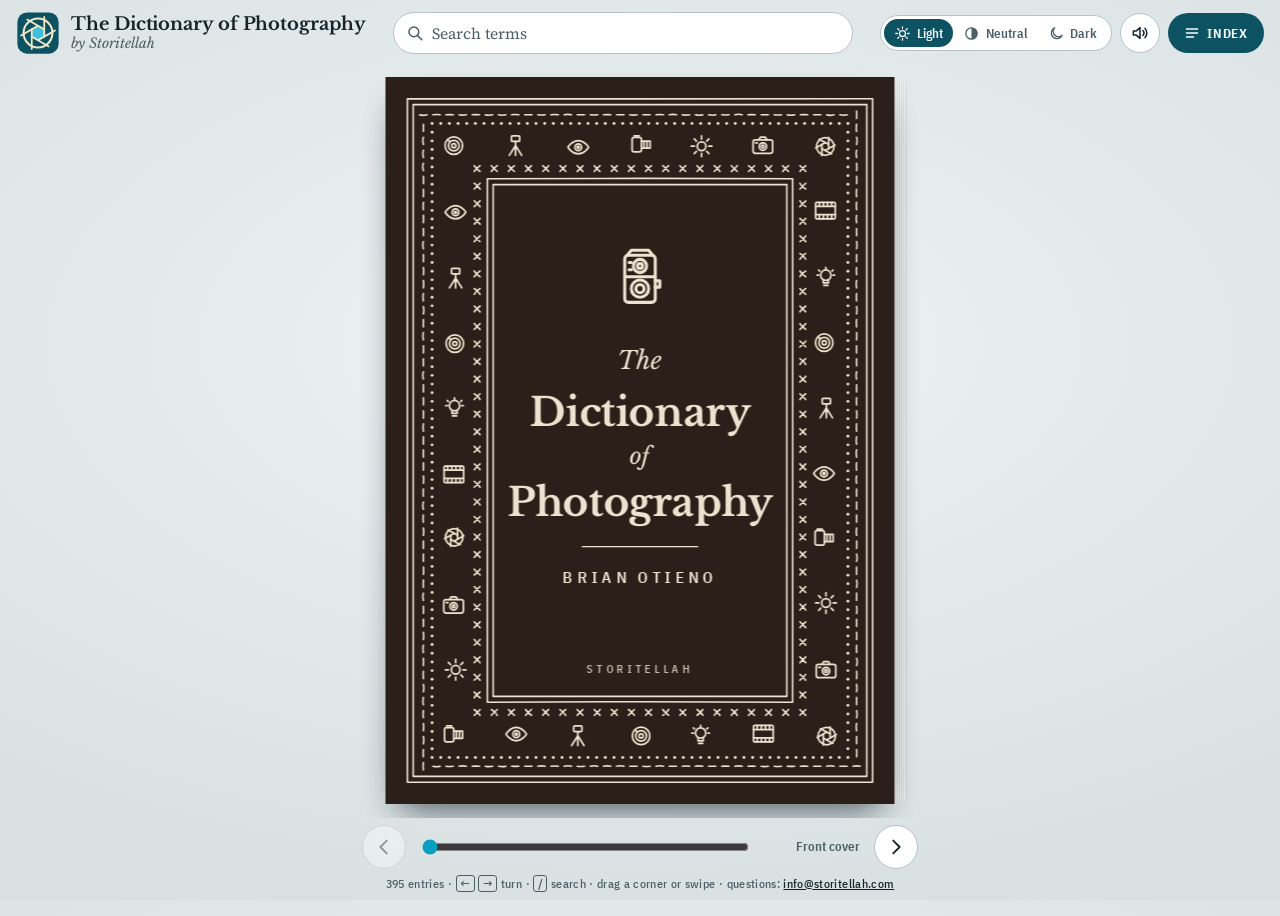
<file: index.html>
<!doctype html>
<html lang="en-GB" data-mode="light">
<head>
<meta charset="utf-8">
<meta name="viewport" content="width=device-width, initial-scale=1, viewport-fit=cover">
<!--PD:HEAD-->
<title>The Dictionary of Photography by Storitellah</title>
<meta name="claude:viewport-fit-sides" content="cover">
<meta name="description" content="The Dictionary of Photography by Storitellah: an illustrated flipbook dictionary of photography terms, from vintage processes to social media and the ethics of photographing people, each explained in plain English and in technical depth.">
<meta name="theme-color" content="#2a2019">
<link rel="icon" href="assets/img/favicon.svg" type="image/svg+xml">
<link rel="icon" href="assets/img/favicon-32.png" sizes="32x32" type="image/png">
<link rel="apple-touch-icon" href="assets/img/apple-touch-icon.png">
<link rel="preconnect" href="https://fonts.googleapis.com">
<link rel="stylesheet" href="https://fonts.googleapis.com/css2?family=Gentium+Book+Plus&family=IBM+Plex+Sans+Condensed:wght@500;600;700&family=Libre+Baskerville:ital,wght@0,400;0,700;1,400&family=Source+Serif+4:ital,opsz,wght@0,8..60,400;0,8..60,600;0,8..60,700;1,8..60,400&display=swap">
<link rel="stylesheet" href="assets/css/book.css">
<!--/PD:HEAD-->
</head>
<body>
<!--PD:BODY-->
<div class="app">
  <header class="bar">
    <a class="brand" href="https://storitellah.com" rel="noopener" aria-label="Storitellah home: storitellah.com">
      <svg class="brand-mark" viewBox="0 0 64 64" aria-hidden="true">
        <rect x="2" y="2" width="60" height="60" rx="14" fill="var(--logo-bg)"/>
        <circle cx="32" cy="32" r="21" fill="none" stroke="var(--logo-fg)" stroke-width="3"/>
        <path d="M32 21.5L16.4 12.5M41.1 26.75L41.1 8.75M41.1 37.25L56.7 28.25M32 42.5L47.6 51.5M22.9 37.25L22.9 55.25M22.9 26.75L7.3 35.75" stroke="var(--logo-fg)" stroke-width="2.6" stroke-linecap="round"/>
        <path d="M32 21.5L41.1 26.75L41.1 37.25L32 42.5L22.9 37.25L22.9 26.75Z" fill="var(--logo-accent)" stroke="var(--logo-fg)" stroke-width="2.6" stroke-linejoin="round"/>
      </svg>
      <span class="brand-text">
        <span class="brand-name">The Dictionary of Photography</span>
        <span class="brand-by">by Storitellah</span>
      </span>
    </a>

    <form class="search" id="search-form" role="search">
      <label class="visually-hidden" for="q">Search the dictionary</label>
      <svg class="search-icon" viewBox="0 0 24 24" aria-hidden="true"><circle cx="10.5" cy="10.5" r="6.5" fill="none" stroke="currentColor" stroke-width="2"/><path d="M15.5 15.5L21 21" stroke="currentColor" stroke-width="2" stroke-linecap="round"/></svg>
      <input id="q" type="search" autocomplete="off" spellcheck="false" placeholder="Search terms" role="combobox" aria-autocomplete="list" aria-expanded="false" aria-controls="results">
      <ul class="results" id="results" role="listbox" aria-label="Matching entries" hidden></ul>
    </form>

    <div class="tools">
      <div class="theme-switch" role="radiogroup" aria-label="Colour mode">
        <button type="button" role="radio" data-theme-choice="light" aria-checked="false" title="Light">
          <svg viewBox="0 0 24 24" aria-hidden="true"><circle cx="12" cy="12" r="4.2" fill="none" stroke="currentColor" stroke-width="1.8"/><path d="M12 2.5v2.5M12 19v2.5M2.5 12H5M19 12h2.5M5.3 5.3l1.8 1.8M16.9 16.9l1.8 1.8M5.3 18.7l1.8-1.8M16.9 7.1l1.8-1.8" stroke="currentColor" stroke-width="1.8" stroke-linecap="round"/></svg>
          <span>Light</span>
        </button>
        <button type="button" role="radio" data-theme-choice="neutral" aria-checked="false" title="Neutral">
          <svg viewBox="0 0 24 24" aria-hidden="true"><circle cx="12" cy="12" r="8" fill="none" stroke="currentColor" stroke-width="1.8"/><path d="M12 4a8 8 0 0 1 0 16z" fill="currentColor"/></svg>
          <span>Neutral</span>
        </button>
        <button type="button" role="radio" data-theme-choice="dark" aria-checked="false" title="Dark">
          <svg viewBox="0 0 24 24" aria-hidden="true"><path d="M20 14.5A8 8 0 1 1 9.5 4a6.5 6.5 0 0 0 10.5 10.5z" fill="none" stroke="currentColor" stroke-width="1.8" stroke-linejoin="round"/></svg>
          <span>Dark</span>
        </button>
      </div>
      <button type="button" class="icon-btn" id="sound" aria-pressed="true" aria-label="Page-turn sound on" title="Page-turn sound">
        <svg class="snd-on" viewBox="0 0 24 24" aria-hidden="true"><path d="M4 9.5h3.5L12 5.5v13l-4.5-4H4z" fill="none" stroke="currentColor" stroke-width="1.8" stroke-linejoin="round"/><path d="M15.5 9a4.5 4.5 0 0 1 0 6M18 6.5a8 8 0 0 1 0 11" fill="none" stroke="currentColor" stroke-width="1.8" stroke-linecap="round"/></svg>
        <svg class="snd-off" viewBox="0 0 24 24" aria-hidden="true"><path d="M4 9.5h3.5L12 5.5v13l-4.5-4H4z" fill="none" stroke="currentColor" stroke-width="1.8" stroke-linejoin="round"/><path d="M16 9.5l5 5M21 9.5l-5 5" stroke="currentColor" stroke-width="1.8" stroke-linecap="round"/></svg>
      </button>
      <button type="button" class="index-btn" id="index-btn" aria-haspopup="dialog" aria-expanded="false" aria-controls="index">
        <svg viewBox="0 0 20 20" aria-hidden="true"><path d="M3 5h14M3 10h14M3 15h9" stroke="currentColor" stroke-width="1.8" stroke-linecap="round"/></svg>
        <span>Index</span>
      </button>
    </div>
  </header>

  <main class="stage" id="stage" aria-roledescription="book" aria-label="The Dictionary of Photography. Use the arrow keys, swipe, or drag a page corner to turn pages." tabindex="-1">
    <div class="viewport"><div class="book" id="book"></div></div>
    <p class="loading" aria-hidden="true">Setting the pages…</p>
  </main>

  <nav class="controls" aria-label="Page navigation">
    <button type="button" class="nav-btn" id="prev" aria-label="Previous page">
      <svg viewBox="0 0 24 24" aria-hidden="true"><path d="M15 5l-7 7 7 7" fill="none" stroke="currentColor" stroke-width="2" stroke-linecap="round" stroke-linejoin="round"/></svg>
    </button>
    <div class="scrub">
      <label for="slider" class="visually-hidden">Turn to page</label>
      <input type="range" id="slider" min="0" max="10" step="1" value="0">
      <span class="pagelabel" id="pagelabel" aria-hidden="true">Front cover</span>
    </div>
    <button type="button" class="nav-btn" id="next" aria-label="Next page">
      <svg viewBox="0 0 24 24" aria-hidden="true"><path d="M9 5l7 7-7 7" fill="none" stroke="currentColor" stroke-width="2" stroke-linecap="round" stroke-linejoin="round"/></svg>
    </button>
  </nav>
  <p class="hint"><span id="total">0</span> entries · <kbd>←</kbd> <kbd>→</kbd> turn · <kbd>/</kbd> search · drag a corner or swipe · questions: <a href="mailto:info@storitellah.com">info@storitellah.com</a></p>
</div>

<div class="index" id="index" role="dialog" aria-modal="true" aria-labelledby="index-h" hidden>
  <div class="index-card">
    <div class="index-top">
      <h2 id="index-h">Index</h2>
      <button type="button" class="index-close" id="index-close" aria-label="Close index">
        <svg viewBox="0 0 24 24" aria-hidden="true"><path d="M6 6l12 12M18 6L6 18" stroke="currentColor" stroke-width="2" stroke-linecap="round"/></svg>
      </button>
    </div>
    <h3 class="index-sub">The dictionary, A–Z</h3>
    <div class="index-letters" id="index-letters"></div>
    <h3 class="index-sub">Study pages</h3>
    <ol class="index-list" id="index-study"></ol>
    <ul class="index-fm">
      <li><a href="#contents" data-goto="contents">Contents</a></li>
      <li><a href="#how-to-use" data-goto="how-to-use">How to use</a></li>
      <li><a href="#labels" data-goto="labels">Labels and pronunciation</a></li>
      <li><a href="#quick-reference" data-goto="quick-reference">Quick reference</a></li>
      <li><a href="#colophon" data-goto="colophon">About and contact</a></li>
      <li><a href="#cover" data-goto="cover">Front cover</a></li>
    </ul>
  </div>
</div>

<p class="visually-hidden" id="live" aria-live="polite"></p>

<script src="assets/js/terms.js"></script>
<script src="assets/js/diagrams.js"></script>
<script src="assets/js/covers.js"></script>
<script src="assets/js/content.js"></script>
<script src="assets/js/book.js"></script>
<!--/PD:BODY-->
</body>
</html>
</file>
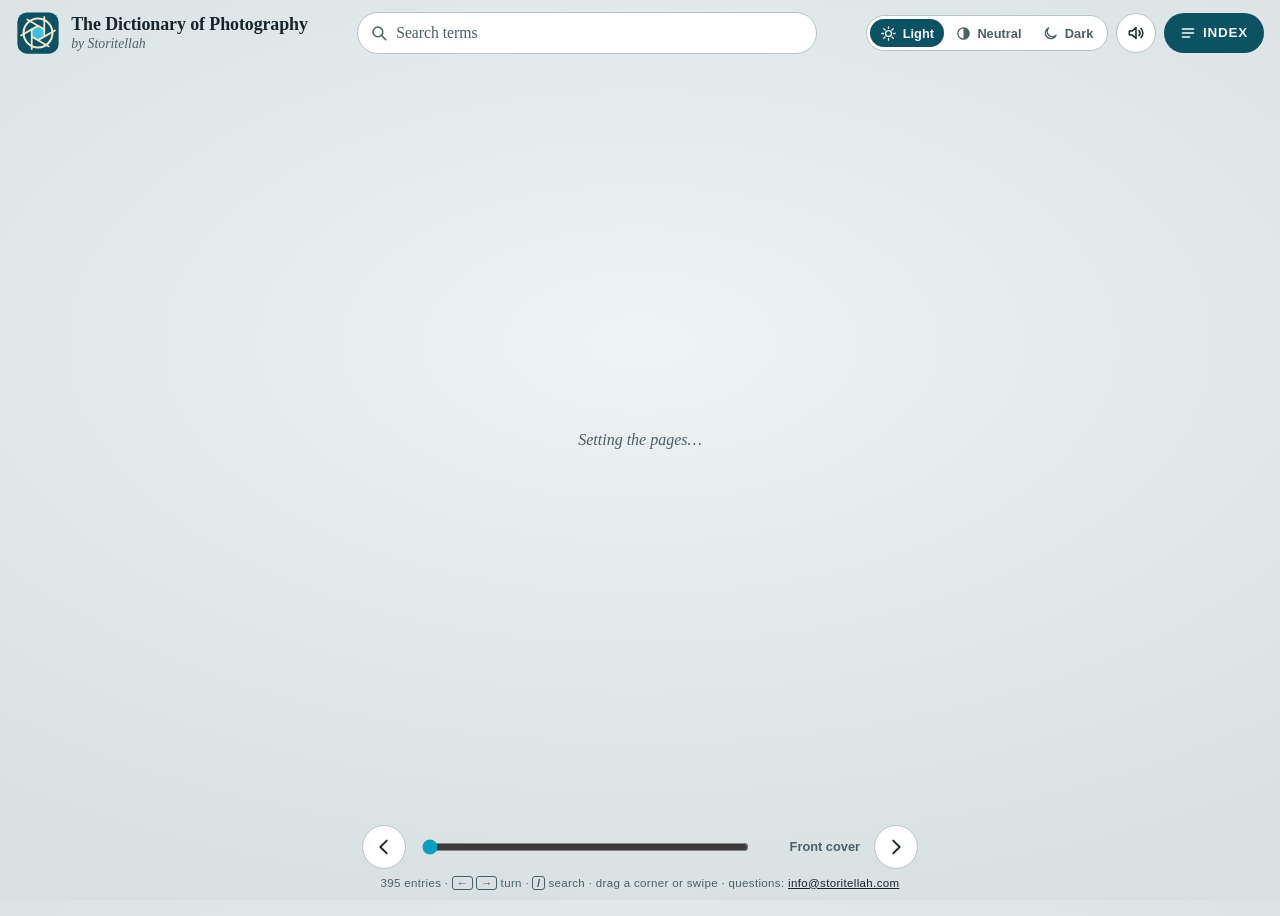
<file: book/index.html>
<!doctype html>
<html lang="en-GB"><head><meta charset="utf-8"><title>The Dictionary of Photography by Storitellah</title>
<meta http-equiv="refresh" content="0; url=../"><link rel="canonical" href="../"><link rel="icon" href="../assets/img/favicon.svg" type="image/svg+xml"></head>
<body><p>The Dictionary of Photography has moved to <a href="../">the home page</a>.</p></body></html>
</file>
<file: assets/css/book.css>
/* The Dictionary of Photography by Storitellah
   Layout: an open reference book on a desk, two-page spread on wide screens, one page on narrow.
   Three reading modes (light, neutral, dark) swap every colour token at once. */
:root, :root[data-mode="light"] {
  color-scheme: light;
  --desk: #d8e0e2; --desk-2: #eef3f4;
  --chrome-ink: #15252b; --chrome-muted: #4b5f66; --chrome-line: #b5c4c8; --btn-bg: #ffffff; --btn-on: #0c5263; --btn-on-ink: #f4fbfd;
  --paper: #fffefb; --paper-2: #f3f1eb; --ink: #1a1e20; --ink-soft: #4a5357;
  --accent: #0a9ec0; --accent-text: #00708a; --wash: #d9f0f6; --wash-ink: #0b3c47; --rule: #c8d3d6; --rule-soft: #e6ecee;
  --cloth: #0c5263; --cloth-deep: #083c49; --gilt: #f2e7c9;
  --logo-bg: #0c5263; --logo-fg: #f2e7c9; --logo-accent: #3cc0de;
  --flash: rgba(10, 158, 192, .2); --shadow: rgba(16, 32, 38, .45); --gutter: rgba(0, 0, 0, .14);
  --focus: #e08a1e;
}
:root[data-mode="neutral"] {
  color-scheme: light;
  --desk: #cbc6bd; --desk-2: #dedad2;
  --chrome-ink: #2a2824; --chrome-muted: #5d5850; --chrome-line: #aea89c; --btn-bg: #f2efe9; --btn-on: #3b3a37; --btn-on-ink: #f2efe9;
  --paper: #f6f3ec; --paper-2: #ebe7de; --ink: #262421; --ink-soft: #5a564f;
  --accent: #66767a; --accent-text: #4a585c; --wash: #e6e2d9; --wash-ink: #34312c; --rule: #cdc7bb; --rule-soft: #e4dfd5;
  --cloth: #3b3a37; --cloth-deep: #2a2927; --gilt: #ebe4d2;
  --logo-bg: #3b3a37; --logo-fg: #ebe4d2; --logo-accent: #a8a297;
  --flash: rgba(102, 118, 122, .22); --shadow: rgba(40, 36, 30, .4); --gutter: rgba(60, 50, 30, .12);
  --focus: #9a5b12;
}
:root[data-mode="dark"] {
  color-scheme: dark;
  --desk: #0e1417; --desk-2: #1b252a;
  --chrome-ink: #e6edef; --chrome-muted: #9fb1b7; --chrome-line: #34444b; --btn-bg: #182328; --btn-on: #45c3de; --btn-on-ink: #06232b;
  --paper: #1b2226; --paper-2: #161c1f; --ink: #e2e8ea; --ink-soft: #a9b6bb;
  --accent: #45c3de; --accent-text: #7ad4e9; --wash: #163a46; --wash-ink: #d2eff7; --rule: #34434a; --rule-soft: #26323a;
  --cloth: #0b4352; --cloth-deep: #062c36; --gilt: #ecdfbd;
  --logo-bg: #0f2a32; --logo-fg: #ecdfbd; --logo-accent: #45c3de;
  --flash: rgba(69, 195, 222, .22); --shadow: rgba(0, 0, 0, .7); --gutter: rgba(0, 0, 0, .35);
  --focus: #f0b552;
}
:root {
  --ov: #0a9ec0; --hot: #d9472b;   /* plate guides: plates are printed, so they keep fixed colours */
  --f-hw: "Libre Baskerville", Baskerville, "Baskerville Old Face", Georgia, serif;
  --f-body: "Source Serif 4", "Source Serif Pro", Georgia, serif;
  --f-label: "IBM Plex Sans Condensed", "Arial Narrow", "Roboto Condensed", sans-serif;
  --f-ipa: "Gentium Book Plus", "Charis SIL", "Doulos SIL", "Lucida Sans Unicode", serif;
  --pw: 520px; --ph: 740px;
}

*, *::before, *::after { box-sizing: border-box; }
html, body { height: 100%; }
body {
  margin: 0; overflow: hidden;
  background: radial-gradient(120% 90% at 50% 38%, var(--desk-2), var(--desk) 72%);
  background-color: var(--desk);
  color: var(--chrome-ink);
  font: 400 15px/1.5 var(--f-body);
}
body::before { content: ""; position: fixed; inset: 0 0 auto; height: env(safe-area-inset-top, 0px); z-index: 10; background: var(--desk-2); }
button { font: inherit; color: inherit; cursor: pointer; }
a { color: var(--accent-text); }
:focus-visible { outline: 3px solid var(--focus); outline-offset: 2px; border-radius: 3px; }
kbd { font: 600 0.72rem/1.2 var(--f-label); border: 1px solid currentColor; border-radius: 3px; padding: 0 0.3em; }
.visually-hidden { position: absolute !important; width: 1px; height: 1px; overflow: hidden; clip: rect(0 0 0 0); white-space: nowrap; }

/* =========================== App frame =========================== */
.app {
  height: 100%; display: grid;
  grid-template-rows: auto minmax(0, 1fr) auto auto; grid-template-columns: minmax(0, 1fr);
  padding-left: max(16px, env(safe-area-inset-left, 0px)); padding-right: max(16px, env(safe-area-inset-right, 0px));
}
.bar {
  display: grid; grid-template-columns: auto minmax(0, 1fr) auto; align-items: center; gap: 0.6rem 1.2rem;
  padding-block: 0.7rem 0.45rem; min-width: 0;
}
.brand { display: inline-flex; align-items: center; gap: 0.7rem; color: var(--chrome-ink); text-decoration: none; min-width: 0; }
.brand-mark { width: 44px; height: 44px; flex: none; }
.brand-text { display: flex; flex-direction: column; min-width: 0; }
.brand-name { font: 700 1.12rem/1.25 var(--f-hw); letter-spacing: -0.005em; }
.brand-by { font: italic 400 0.86rem/1.3 var(--f-hw); color: var(--chrome-muted); }
.brand:hover .brand-name { text-decoration: underline; text-decoration-thickness: 2px; text-underline-offset: 0.18em; }

.search { position: relative; min-width: 0; max-width: 460px; width: 100%; justify-self: center; }
.search input {
  width: 100%; height: 42px; padding: 0 0.9rem 0 2.4rem; border-radius: 999px;
  border: 1px solid var(--chrome-line); background: var(--btn-bg); color: var(--chrome-ink);
  font: 400 0.98rem var(--f-body);
}
.search input::placeholder { color: var(--chrome-muted); }
.search input:focus { outline: none; border-color: var(--accent); box-shadow: 0 0 0 3px var(--flash); }
.search-icon { position: absolute; left: 0.85rem; top: 50%; width: 18px; height: 18px; transform: translateY(-50%); color: var(--chrome-muted); pointer-events: none; }
.results {
  position: absolute; left: 0; right: 0; top: calc(100% + 6px); z-index: 60; list-style: none; margin: 0; padding: 0.3rem;
  max-height: min(64vh, 520px); overflow-y: auto; border-radius: 10px;
  background: var(--paper); color: var(--ink); border: 1px solid var(--rule); box-shadow: 0 18px 40px var(--shadow);
}
.results li { display: grid; grid-template-columns: minmax(0, 1fr) auto; gap: 0.1rem 0.8rem; padding: 0.55rem 0.7rem; border-radius: 7px; cursor: pointer; }
.results li[aria-selected="true"], .results li:hover { background: var(--wash); }
.res-hw { font: 700 1rem/1.3 var(--f-hw); color: var(--accent-text); }
.res-cat { font: 600 0.66rem/1.6 var(--f-label); letter-spacing: 0.08em; color: var(--ink-soft); justify-self: end; }
.res-def { grid-column: 1 / -1; font-size: 0.86rem; line-height: 1.4; color: var(--ink-soft); }
.results .res-empty { display: block; cursor: default; font-size: 0.9rem; color: var(--ink-soft); }

.tools { display: flex; align-items: center; gap: 0.5rem; justify-self: end; }
.theme-switch { display: inline-flex; padding: 3px; border-radius: 999px; border: 1px solid var(--chrome-line); background: var(--btn-bg); }
.theme-switch button { display: inline-flex; align-items: center; gap: 0.35rem; border: 0; background: none; padding: 0.35rem 0.65rem; border-radius: 999px; color: var(--chrome-muted); font: 600 0.8rem/1.2 var(--f-label); }
.theme-switch svg { width: 17px; height: 17px; flex: none; }
.theme-switch button[aria-checked="true"] { background: var(--btn-on); color: var(--btn-on-ink); }
.icon-btn { width: 40px; height: 40px; display: grid; place-items: center; border-radius: 50%; border: 1px solid var(--chrome-line); background: var(--btn-bg); color: var(--chrome-ink); }
.icon-btn svg { width: 20px; height: 20px; }
.icon-btn[aria-pressed="false"] { color: var(--chrome-muted); }
.index-btn {
  display: inline-flex; align-items: center; gap: 0.45rem; height: 40px; padding: 0 1rem; border-radius: 999px; border: 0;
  background: var(--btn-on); color: var(--btn-on-ink); font: 700 0.84rem/1.2 var(--f-label); letter-spacing: 0.06em; text-transform: uppercase;
}
.index-btn svg { width: 16px; height: 16px; }

.stage { position: relative; display: grid; place-items: center; min-height: 0; min-width: 0; overflow: hidden; touch-action: pan-y; user-select: none; -webkit-user-select: none; outline: none; }
.stage.is-dragging { cursor: grabbing; }
.viewport { perspective: calc(var(--pw) * 4.2); perspective-origin: 50% 40%; }
body[data-layout="single"] .viewport { overflow: hidden; padding: 4px 6px 14px; }
.loading { position: absolute; margin: 0; font: italic 400 1rem var(--f-hw); color: var(--chrome-muted); }
body.is-ready .loading { display: none; }

.controls { display: flex; align-items: center; justify-content: center; gap: 0.9rem; padding-block: 0.45rem 0.15rem; }
.nav-btn { width: 44px; height: 44px; border-radius: 50%; border: 1px solid var(--chrome-line); background: var(--btn-bg); color: var(--chrome-ink); display: grid; place-items: center; flex: none; }
.nav-btn svg { width: 22px; height: 22px; }
.nav-btn:hover:not(:disabled) { border-color: var(--accent); color: var(--accent-text); }
.nav-btn:disabled { opacity: 0.4; cursor: default; }
.scrub { display: flex; align-items: center; gap: 0.8rem; min-width: 0; width: min(440px, 60vw); }
.scrub input { flex: 1; min-width: 0; accent-color: var(--accent); height: 24px; }
.pagelabel { font: 600 0.8rem/1.3 var(--f-label); color: var(--chrome-muted); white-space: nowrap; min-width: 7.5em; text-align: right; font-variant-numeric: tabular-nums; }
.hint { margin: 0; text-align: center; font: 500 0.72rem/1.5 var(--f-label); letter-spacing: 0.03em; color: var(--chrome-muted); padding-block: 0.2rem calc(0.5rem + env(safe-area-inset-bottom, 0px)); }
.hint a { color: var(--chrome-ink); }

/* =========================== Book & leaves =========================== */
.book {
  position: relative; width: calc(var(--pw) * 2); height: var(--ph);
  transform-style: preserve-3d; transition: transform 0.7s cubic-bezier(.45,.05,.25,1);
  font-size: calc(var(--pw) * 0.0305);
}
body[data-layout="single"] .book { width: var(--pw); font-size: clamp(12px, calc(var(--pw) * 0.036), 15px); }
@media (prefers-reduced-motion: reduce) { .book { transition: none; } }
.book::before, .book::after {
  content: ""; position: absolute; top: 3px; bottom: 3px; transform: translateZ(-2px);
  background: repeating-linear-gradient(90deg, var(--paper) 0 1px, var(--rule) 1px 2px);
  box-shadow: 0 14px 30px -12px var(--shadow);
}
.book::before { left: calc(var(--lt, 0px) * -1); width: var(--lt, 0px); border-radius: 3px 0 0 3px; }
.book::after { right: calc(var(--rt, 0px) * -1); width: var(--rt, 0px); border-radius: 0 3px 3px 0; }
.leaf { position: absolute; top: 0; left: var(--pw); width: var(--pw); height: 100%; transform-origin: 0 50%; transform-style: preserve-3d; will-change: transform; }
body[data-layout="single"] .leaf { left: 0; }
.face {
  position: absolute; inset: 0; backface-visibility: hidden; -webkit-backface-visibility: hidden;
  overflow: hidden; background: var(--paper); box-shadow: 0 18px 34px -16px var(--shadow);
}
.face--back { transform: rotateY(180deg); }
.shade { position: absolute; inset: 0; pointer-events: none; opacity: var(--s, 0); }
.face--front .shade { background: linear-gradient(90deg, rgba(0,0,0,.36), rgba(0,0,0,.08) 30%, rgba(255,255,255,.14) 82%, rgba(0,0,0,.12)); }
.face--back .shade { background: linear-gradient(270deg, rgba(0,0,0,.36), rgba(0,0,0,.08) 30%, rgba(255,255,255,.14) 82%, rgba(0,0,0,.12)); }
.peel { position: absolute; bottom: 0; width: 0; height: 0; transform: translateZ(3px); pointer-events: none; opacity: 0; transition: width .25s ease, height .25s ease, opacity .2s; }
.peel--next { right: 0; background: linear-gradient(to top left, transparent 50%, rgba(0,0,0,.2) 50%, var(--paper-2) 56%, var(--paper) 100%); }
.peel--prev { left: 0; background: linear-gradient(to top right, transparent 50%, rgba(0,0,0,.2) 50%, var(--paper-2) 56%, var(--paper) 100%); }
@media (hover: hover) {
  .stage:not(.is-dragging) .book.can-next:hover .peel--next,
  .stage:not(.is-dragging) .book.can-prev:hover .peel--prev { width: 2.6em; height: 2.6em; opacity: 1; }
}
.measure { position: absolute; left: 0; top: 0; width: var(--pw); height: var(--ph); visibility: hidden; pointer-events: none; }
.measure .face { box-shadow: none; }

/* =========================== Page furniture =========================== */
.page {
  position: absolute; inset: 0; display: flex; flex-direction: column;
  background: var(--paper); color: var(--ink); padding: 5% 8.5% 3.2% 7%; line-height: 1.4;
}
.page--left { padding: 5% 7% 3.2% 8.5%; }
.page--right::before, .page--left::before { content: ""; position: absolute; top: 0; bottom: 0; width: 9%; pointer-events: none; }
.page--right::before { left: 0; background: linear-gradient(90deg, var(--gutter), transparent); }
.page--left::before { right: 0; background: linear-gradient(270deg, var(--gutter), transparent); }
body[data-layout="single"] .page--right::before { width: 4%; }
.page--blank { background: linear-gradient(90deg, var(--paper-2), var(--paper)); }

.rh {
  display: flex; align-items: baseline; justify-content: space-between; gap: 1em; flex: none;
  padding-bottom: 0.4em; margin-bottom: 0.75em; border-bottom: 1.5px solid var(--ink);
  line-height: 1.3;
}
.rh--right { flex-direction: row-reverse; }
.rh-folio { font: 700 0.84em var(--f-label); font-variant-numeric: tabular-nums; }
.rh-guide { font: 700 0.92em var(--f-hw); color: var(--ink); min-width: 0; text-align: right; }
.rh--right .rh-guide { text-align: left; }
.rh--left .rh-guide { text-align: right; }

.body { flex: 1; min-height: 0; overflow: hidden; position: relative; }
body[data-layout="single"] .body { overflow-y: auto; overscroll-behavior: contain; scrollbar-width: thin; }

.pkey {
  display: flex; flex-wrap: wrap; flex: none; margin-top: 0.6em; padding-top: 0.4em; border-top: 1px solid var(--rule);
  font: 600 0.62em/1.7 var(--f-label); color: var(--ink-soft);
}
.pkey span { padding: 0 0.55em; border-right: 1px solid var(--rule); white-space: nowrap; }
.pkey span:first-child { border-left: 1px solid var(--rule); }
.pkey i { font: normal 400 1.15em var(--f-ipa); color: var(--ink); }

.thumb {
  position: absolute; top: calc(6.5% + var(--ti, 0) * 3.3%); height: 3.1%; min-height: 1.35em; width: 1.6em;
  display: grid; place-items: center; background: var(--accent); color: var(--paper);
}
.thumb span { font: 700 0.78em/1 var(--f-label); }
.page--right .thumb { right: 0; border-radius: 0.45em 0 0 0.45em; }
.page--left .thumb { left: 0; border-radius: 0 0.45em 0.45em 0; }
:root[data-mode="dark"] .thumb { color: #062029; }

/* =========================== A–Z glossary columns =========================== */
.gcols {
  flex: 1; min-height: 0; display: grid; grid-template-columns: minmax(0, 1fr) minmax(0, 1fr); column-gap: 1.25em;
  background: linear-gradient(var(--rule), var(--rule)) center / 1px 100% no-repeat;
}
body[data-layout="single"] .gcols { grid-template-columns: minmax(0, 1fr); background: none; }
.gcol {
  min-width: 0; min-height: 0; overflow: hidden;
  font-size: 0.76em; line-height: 1.4; text-align: justify; hyphens: auto; -webkit-hyphens: auto; text-wrap: pretty;
}
body[data-layout="single"] .gcol { font-size: 0.92em; }
.gcol--probe { position: absolute; top: 0; left: 0; height: auto; overflow: visible; }
.gb { padding: 0; }
.gb-a { padding-top: 0.55em; }
.gb-b { padding-bottom: 0.05em; }
.gb-letter { padding: 0.2em 0 0.15em; }
.gb-letter + .gb-a { padding-top: 0.35em; }
.bl { display: block; font: 700 3.1em/1.12 var(--f-hw); color: var(--accent); letter-spacing: -0.03em; border-bottom: 1px solid var(--rule); padding-bottom: 0.06em; }
.ge { margin: 0; text-align: left; padding-left: 0.9em; text-indent: -0.9em; }
.gs { margin: 0.18em 0 0; }
.gsee { margin: 0.18em 0 0; text-align: left; font-size: 0.95em; }
.gb.flash { animation: flash 2.4s ease-out; border-radius: 3px; }
@keyframes flash { 0%, 35% { background: var(--flash); box-shadow: 0 0 0 0.3em var(--flash); } 100% { background: transparent; box-shadow: 0 0 0 0.3em transparent; } }

/* entry typography (shared with study pages) */
.hw { font: 700 1.16em/1.25 var(--f-hw); color: var(--accent-text); font-style: normal; }
.ipa { font-family: var(--f-ipa); font-weight: 400; white-space: nowrap; }
.pos { font-style: italic; }
.gram { font: 700 0.86em var(--f-label); }
.also { font-size: 0.96em; }
.dom {
  display: inline-block; text-indent: 0; font: 700 0.68em/1.45 var(--f-label); letter-spacing: 0.05em;
  background: var(--wash); color: var(--wash-ink); padding: 0 0.35em; border-radius: 2px; vertical-align: 0.1em; white-space: nowrap;
}
.sn { font: 700 1em var(--f-label); }
.sign {
  display: inline-block; text-indent: 0; font: 600 0.7em/1.35 var(--f-label); letter-spacing: 0.05em;
  border: 1px solid currentColor; padding: 0 0.3em; vertical-align: 0.1em; white-space: nowrap;
}
.ex { font-style: italic; color: var(--ink-soft); }
.ex b { font-weight: 700; color: var(--ink); }
.exsep { color: var(--ink-soft); font-size: 0.8em; }
.arr { color: var(--accent-text); margin-right: 0.35em; font-family: var(--f-label); }
.xref { font-weight: 600; color: var(--accent-text); text-decoration: none; border-bottom: 1px solid var(--rule); }
.xref:hover { border-bottom-color: currentColor; }
.xref--study { font-style: italic; }
.key { width: 0.95em; height: 0.95em; vertical-align: -0.08em; color: var(--accent-text); margin-right: 0.2em; }

/* =========================== Study pages =========================== */
.study-tag { margin: 0 0 0.2em; font: 700 0.7em/1.3 var(--f-label); letter-spacing: 0.14em; text-transform: uppercase; color: var(--accent-text); }
.bigletter { font: 700 4.2em/1.1 var(--f-hw); color: var(--accent); letter-spacing: -0.04em; margin: 0 0 0.05em; flex: none; }
.page--study .body { display: flex; flex-direction: column; }
.cols { flex: 1; min-height: 0; column-count: 2; column-gap: 1.4em; column-rule: 1px solid var(--rule-soft); column-fill: balance; font-size: 0.8em; line-height: 1.36; hyphens: auto; -webkit-hyphens: auto; }
body[data-layout="single"] .cols { column-count: 1; flex: none; font-size: 0.9em; }
.head { margin-bottom: 0.7em; }
.hwline { margin: 0 0 0.25em; text-indent: -0.9em; padding-left: 0.9em; }
.head .hw { font-size: 1.36em; }
.sense { margin: 0 0 0.35em; padding-left: 0.9em; text-indent: -0.9em; }
.runon { margin: 0.1em 0 0.3em; }
.partners { break-inside: avoid; border: 1px solid var(--accent); margin-top: 0.6em; }
.partners-h { margin: 0; background: var(--wash); padding: 0.25em 0.5em; font: 600 0.8em/1.4 var(--f-label); letter-spacing: 0.04em; color: var(--wash-ink); display: flex; align-items: center; gap: 0.45em; flex-wrap: wrap; }
.partners-h b { font: 700 italic 1.12em var(--f-body); color: var(--accent-text); letter-spacing: 0; }
.pz { width: 1.4em; height: 0.95em; flex: none; border-radius: 2px; background: var(--accent); opacity: 0.85; }
.partners p:last-child { overflow-wrap: anywhere; margin: 0; padding: 0.35em 0.5em 0.45em; font-weight: 600; }

.fig { margin: 0 0 0.7em; }
.plate { display: block; width: auto; max-width: 100%; max-height: calc(var(--ph) * 0.42); margin-inline: auto; height: auto; border: 1px solid var(--rule); background: #fff; }
:root[data-mode="dark"] .plate { filter: brightness(0.9); }
.plate .lbl { font: 600 7px var(--f-label); fill: #1b1f21; letter-spacing: 0.02em; }
.plate .lbl.on { fill: #fff; }
.plate .lbl.hot { fill: #c0391f; font-weight: 700; }
.plate .lbl.big { font: italic 400 15px var(--f-hw); fill: #8ea3a9; }
.plate .lbl.head { font: 700 9px var(--f-label); letter-spacing: 0.12em; fill: #00738c; }
.plate .lbl.step { font: 700 9px var(--f-label); }
.plate .lbl.tiny { font: 500 5.4px var(--f-label); }
.plate .tag-bg rect { fill: #00738c; }
.plate .bill { font: 700 24px var(--f-label); fill: var(--hot); letter-spacing: 0.06em; }
figcaption { margin-top: 0.4em; font: 500 0.74em/1.4 var(--f-label); color: var(--ink-soft); }
.box-h { margin: 0 0 0.3em; font: 700 0.74em/1.3 var(--f-label); letter-spacing: 0.14em; text-transform: uppercase; color: var(--accent-text); display: flex; align-items: center; gap: 0.6em; }
.box-h::after { content: ""; flex: 1; border-top: 1px solid var(--rule); }
.practice p { margin: 0 0 0.7em; font-size: 0.82em; line-height: 1.42; text-align: justify; hyphens: auto; }
.lower { display: grid; grid-template-columns: minmax(0, 1.25fr) minmax(0, 1fr); gap: 1.1em; font-size: 0.76em; line-height: 1.38; }
body[data-layout="single"] .lower { grid-template-columns: minmax(0, 1fr); }
.note { background: var(--paper-2); border-left: 3px solid var(--accent); padding: 0.45em 0.7em 0.55em; }
.note p { margin: 0; }
.see ul { list-style: none; margin: 0; padding: 0; display: flex; flex-direction: column; gap: 0.2em; }
.see .xref { font-family: var(--f-hw); font-weight: 700; font-size: 1.04em; }
.also-rel { margin: 0.45em 0 0; color: var(--ink-soft); }

.page--ethics .sec-h { margin-top: 0.1em; }
.lede { margin: 0 0 0.8em; font-size: 0.9em; line-height: 1.5; color: var(--ink-soft); }
.principles { margin: 0; padding-left: 1.5em; font-size: 0.84em; line-height: 1.42; display: flex; flex-direction: column; gap: 0.5em; }
.principles li::marker { font: 700 0.95em var(--f-label); color: var(--accent-text); }
.principles .xref { font-family: var(--f-hw); }
.checklist { margin: 0 0 0.7em; padding-left: 1.2em; font-size: 0.82em; line-height: 1.42; display: flex; flex-direction: column; gap: 0.25em; }
.checklist li::marker { content: "☐  "; color: var(--accent-text); }

/* =========================== Front & back matter =========================== */
.sec-h { margin: 0 0 0.5em; font: 700 1.5em/1.2 var(--f-hw); color: var(--ink); text-wrap: balance; }
.sec-h2 { margin: 0.9em 0 0.35em; font: 700 0.76em/1.3 var(--f-label); letter-spacing: 0.14em; text-transform: uppercase; color: var(--accent-text); }
.small { font-size: 0.82em; color: var(--ink-soft); margin: 0.4em 0 0.6em; line-height: 1.5; }
.eyebrow { margin: 1em 0 0.4em; font: 600 0.78em/1.3 var(--f-label); letter-spacing: 0.2em; text-transform: uppercase; color: var(--accent-text); }
.title-h { margin: 0; font: 700 2.4em/1.12 var(--f-hw); letter-spacing: -0.015em; text-wrap: balance; }
.title-sub { margin: 0.5em 0 0; font: italic 400 1.08em/1.4 var(--f-hw); color: var(--ink-soft); max-width: 24em; }
.rule { border: 0; border-top: 1.5px solid var(--ink); margin: 1.2em 0; }
.intro p { margin: 0 0 0.8em; font-size: 0.93em; line-height: 1.58; text-align: justify; hyphens: auto; }
.imprint { position: absolute; bottom: 0; left: 0; right: 0; margin: 0; font: 500 0.72em/1.4 var(--f-label); letter-spacing: 0.03em; color: var(--ink-soft); }
body[data-layout="single"] .imprint { position: static; margin-top: 1.5em; }

.toc { list-style: none; margin: 0; padding: 0; }
.toc a { display: flex; align-items: baseline; gap: 0.5em; padding: 0.22em 0; text-decoration: none; color: var(--ink); }
.toc a:hover .toc-t, .toc a:hover .toc-l { color: var(--accent-text); text-decoration: underline; }
.toc--letters { display: grid; grid-template-columns: repeat(4, minmax(0, 1fr)); column-gap: 1.2em; }
.toc--two { display: grid; grid-template-columns: repeat(2, minmax(0, 1fr)); column-gap: 1.4em; }
.toc-l { font: 700 1.05em/1.3 var(--f-hw); color: var(--accent-text); }
.toc-t { font: 400 0.9em/1.35 var(--f-body); min-width: 0; }
.toc-dots { flex: 1; border-bottom: 1.5px dotted var(--rule); transform: translateY(-0.3em); min-width: 0.6em; }
.toc-n { font: 600 0.82em/1.3 var(--f-label); font-variant-numeric: tabular-nums; }
body[data-layout="single"] .toc--letters { grid-template-columns: repeat(3, minmax(0, 1fr)); }
body[data-layout="single"] .toc--two { grid-template-columns: minmax(0, 1fr); }

.sample { border: 1px solid var(--rule); background: var(--paper-2); padding: 0.75em 0.9em; font-size: 0.86em; line-height: 1.55; margin-bottom: 0.8em; }
.callout { display: inline-grid; place-items: center; width: 1.45em; height: 1.45em; border-radius: 50%; background: var(--hot); color: #fff; font: 700 0.66em/1 var(--f-label); vertical-align: 0.2em; margin-right: 0.25em; text-indent: 0; }
.xref-sample { font-weight: 600; color: var(--accent-text); }
.legend { margin: 0; padding-left: 1.4em; font-size: 0.84em; line-height: 1.45; display: flex; flex-direction: column; gap: 0.3em; }
.legend li::marker { font: 700 0.9em var(--f-label); color: var(--hot); }

.codes { width: 100%; border-collapse: collapse; font-size: 0.82em; margin-bottom: 0.3em; }
.codes caption { text-align: left; font: 700 0.92em/1.3 var(--f-label); letter-spacing: 0.14em; text-transform: uppercase; color: var(--accent-text); padding-bottom: 0.25em; }
.codes th { text-align: left; font-weight: 400; width: 6.5em; padding: 0.2em 0.6em 0.2em 0; vertical-align: baseline; }
.codes td { padding: 0.2em 0; border-bottom: 1px solid var(--rule-soft); }
.labels { list-style: none; margin: 0; padding: 0; display: grid; grid-template-columns: repeat(2, minmax(0, 1fr)); gap: 0.25em 1em; font-size: 0.78em; line-height: 1.45; }
.labels .dom { margin-right: 0.3em; }
body[data-layout="single"] .labels { grid-template-columns: minmax(0, 1fr); }
.ipa-grid { display: grid; grid-template-columns: repeat(4, minmax(0, 1fr)); gap: 0.15em 0.8em; font-size: 0.8em; }
.ipa-grid i { font-style: normal; font-size: 1.2em; display: inline-block; min-width: 1.6em; }
body[data-layout="single"] .ipa-grid { grid-template-columns: repeat(3, minmax(0, 1fr)); }

.tablewrap { overflow-x: auto; }
.qref { width: 100%; border-collapse: collapse; font-size: 0.8em; line-height: 1.38; }
.qref thead th { text-align: left; font: 700 0.84em/1.3 var(--f-label); letter-spacing: 0.1em; text-transform: uppercase; color: var(--accent-text); border-bottom: 1.5px solid var(--ink); padding: 0.3em 0.5em 0.3em 0; }
.qref tbody th { text-align: left; font-weight: 400; padding: 0.4em 0.5em 0.4em 0; white-space: nowrap; }
.qref td, .qref tbody th { padding: 0.4em 0.5em 0.4em 0; border-bottom: 1px solid var(--rule-soft); vertical-align: top; }
.qref .xref { font-family: var(--f-hw); }
.colophon .emblem { width: 3em; height: 3em; color: var(--accent); margin: 0.6em 0 0.5em; }
.colophon p { font-size: 0.9em; line-height: 1.5; margin: 0 0 0.7em; }
.contact a { font-weight: 700; }
.ruled { position: absolute; inset: 3em 0 0; background: repeating-linear-gradient(transparent 0 1.9em, var(--rule-soft) 1.9em calc(1.9em + 1px)); }

/* =========================== Covers =========================== */
.cover {
  padding: 0; color: var(--gilt);
  background:
    repeating-linear-gradient(45deg, rgba(255,255,255,.03) 0 2px, transparent 2px 5px),
    repeating-linear-gradient(-45deg, rgba(0,0,0,.05) 0 2px, transparent 2px 5px),
    linear-gradient(90deg, var(--cloth-deep), var(--cloth) 9%, var(--cloth) 100%);
}
.cover--back { background:
    repeating-linear-gradient(45deg, rgba(255,255,255,.03) 0 2px, transparent 2px 5px),
    repeating-linear-gradient(-45deg, rgba(0,0,0,.05) 0 2px, transparent 2px 5px),
    linear-gradient(270deg, var(--cloth-deep), var(--cloth) 9%, var(--cloth) 100%); }
.cover::before { display: none; }
.cover-in {
  position: absolute; inset: 6% 8% 6% 12%; border: 1.5px solid color-mix(in srgb, var(--gilt) 55%, transparent);
  outline: 1px solid color-mix(in srgb, var(--gilt) 25%, transparent); outline-offset: 5px;
  display: flex; flex-direction: column; align-items: center; justify-content: center; text-align: center; padding: 10% 7%;
}
.cover--back .cover-in { inset: 6% 12% 6% 8%; }
.cover .emblem { width: 4.2em; height: 4.2em; color: var(--gilt); margin-bottom: 1.2em; flex: none; }
.cover-pub { position: absolute; top: 5%; left: 0; right: 0; margin: 0; font: 600 0.68em/1.4 var(--f-label); letter-spacing: 0.28em; text-transform: uppercase; opacity: 0.85; }
.cover-title { margin: 0; font: 700 calc(var(--pw) * 0.074)/1.12 var(--f-hw); letter-spacing: -0.015em; color: var(--gilt); }
.cover-the, .cover-of { font-style: italic; font-weight: 400; font-size: 0.62em; }
.cover-the { display: block; margin-bottom: 0.1em; }
.cover-by { margin: 0.7em 0 1.2em; font: italic 400 1.2em/1.4 var(--f-hw); }
.cover-by a { color: var(--gilt); }
.cover-tag { margin: 0; font: 400 1em/1.45 var(--f-body); max-width: 17em; opacity: 0.94; padding-top: 1em; border-top: 1px solid color-mix(in srgb, var(--gilt) 45%, transparent); }
.cover-foot { position: absolute; bottom: 5%; left: 0; right: 0; margin: 0; padding: 0 1em; font: 600 0.64em/1.5 var(--f-label); letter-spacing: 0.16em; text-transform: uppercase; opacity: 0.8; }
.back-blurb { font: 400 1em/1.6 var(--f-body); max-width: 19em; margin: 0 0 1.2em; }
.back-blurb b { font-family: var(--f-hw); }

/* illustrated covers (fixed art colours in every mode) */
.cover--art { background: #2a2019; }
.cover--art .cover-art { position: absolute; inset: 0; width: 100%; height: 100%; display: block; }
.back-overlay {
  position: absolute; inset: 27% 26% 22%; display: flex; flex-direction: column; align-items: center; justify-content: center;
  text-align: center; color: #ece2cf;
}
.back-overlay .back-blurb { font: 400 0.92em/1.6 var(--f-body); margin: 0 0 1.1em; max-width: none; }
.back-author { margin: 0 0 1.1em; font: 600 0.78em/1.3 var(--f-label); letter-spacing: 0.3em; text-transform: uppercase; }
.back-links { margin: 0; font: 500 0.72em/1.6 var(--f-label); letter-spacing: 0.06em; }
.back-links a { color: #ece2cf; }
.title-author { margin: 0.9em 0 0; font: 600 0.84em/1.3 var(--f-label); letter-spacing: 0.24em; text-transform: uppercase; color: var(--ink); }
body[data-layout="single"] .back-overlay { inset: 24% 24% 20%; }

/* =========================== Index dialog =========================== */
.index[hidden] { display: none; }
.index {
  position: fixed; inset: 0; z-index: 50; background: rgba(8, 14, 16, .6); display: grid; place-items: center;
  padding: max(16px, env(safe-area-inset-top, 0px)) max(16px, env(safe-area-inset-right, 0px)) max(16px, env(safe-area-inset-bottom, 0px)) max(16px, env(safe-area-inset-left, 0px));
}
.index-card { background: var(--paper); color: var(--ink); width: min(560px, 100%); max-height: 100%; overflow: auto; border-radius: 6px; padding: 1.1rem 1.4rem 1.4rem; box-shadow: 0 30px 60px var(--shadow); }
.index-top { display: flex; align-items: center; justify-content: space-between; border-bottom: 1.5px solid var(--ink); padding-bottom: 0.45rem; }
.index-top h2 { margin: 0; font: 700 1.6rem/1.25 var(--f-hw); color: var(--accent-text); }
.index-close { border: 0; background: none; width: 40px; height: 40px; border-radius: 50%; color: var(--ink); display: grid; place-items: center; }
.index-close svg { width: 20px; height: 20px; }
.index-close:hover { background: var(--wash); }
.index-sub { margin: 1rem 0 0.5rem; font: 700 0.74rem/1.3 var(--f-label); letter-spacing: 0.14em; text-transform: uppercase; color: var(--ink-soft); }
.index-letters { display: grid; grid-template-columns: repeat(auto-fill, minmax(2.4rem, 1fr)); gap: 0.35rem; }
.ix-letter { display: grid; place-items: center; height: 2.4rem; border-radius: 6px; background: var(--wash); color: var(--wash-ink); font: 700 1.05rem/1 var(--f-hw); text-decoration: none; }
.ix-letter:hover { background: var(--accent); color: var(--paper); }
.ix-letter.is-empty { background: none; color: var(--rule); }
.index-list { list-style: none; margin: 0; padding: 0; }
.index-list a { display: flex; align-items: baseline; gap: 0.8rem; padding: 0.5rem 0.3rem; border-bottom: 1px solid var(--rule-soft); text-decoration: none; color: var(--ink); }
.index-list a:hover, .index-list a:focus-visible { background: var(--wash); }
.ix-t { flex: 1; font: 700 0.98rem/1.35 var(--f-hw); }
.ix-n { font: 600 0.8rem/1.3 var(--f-label); color: var(--ink-soft); }
.index-fm { list-style: none; margin: 1rem 0 0; padding: 0; display: flex; flex-wrap: wrap; gap: 0.4rem 1.1rem; font: 500 0.88rem/1.5 var(--f-label); }

/* =========================== Responsive chrome =========================== */
@media (max-width: 1180px) { .theme-switch span { display: none; } .theme-switch button { padding: 0.35rem 0.5rem; } }
@media (max-width: 860px) {
  .bar { grid-template-columns: minmax(0, 1fr) auto; }
  .search { grid-column: 1 / -1; grid-row: 2; max-width: none; }
  .hint { display: none; }
}
@media (max-width: 520px) {
  .brand-mark { width: 38px; height: 38px; }
  .brand-name { font-size: 0.92rem; }
  .brand-by { font-size: 0.8rem; }
  .bar { gap: 0.5rem 0.6rem; padding-top: 0.55rem; }
  .tools { gap: 0.35rem; }
  .index-btn span { display: none; }
  .index-btn { width: 40px; padding: 0; justify-content: center; }
  .icon-btn { width: 36px; height: 36px; }
  .theme-switch button { padding: 0.3rem 0.4rem; }
  .controls { padding-bottom: calc(0.55rem + env(safe-area-inset-bottom, 0px)); }
  .pagelabel { min-width: 6em; }
}
</file>
